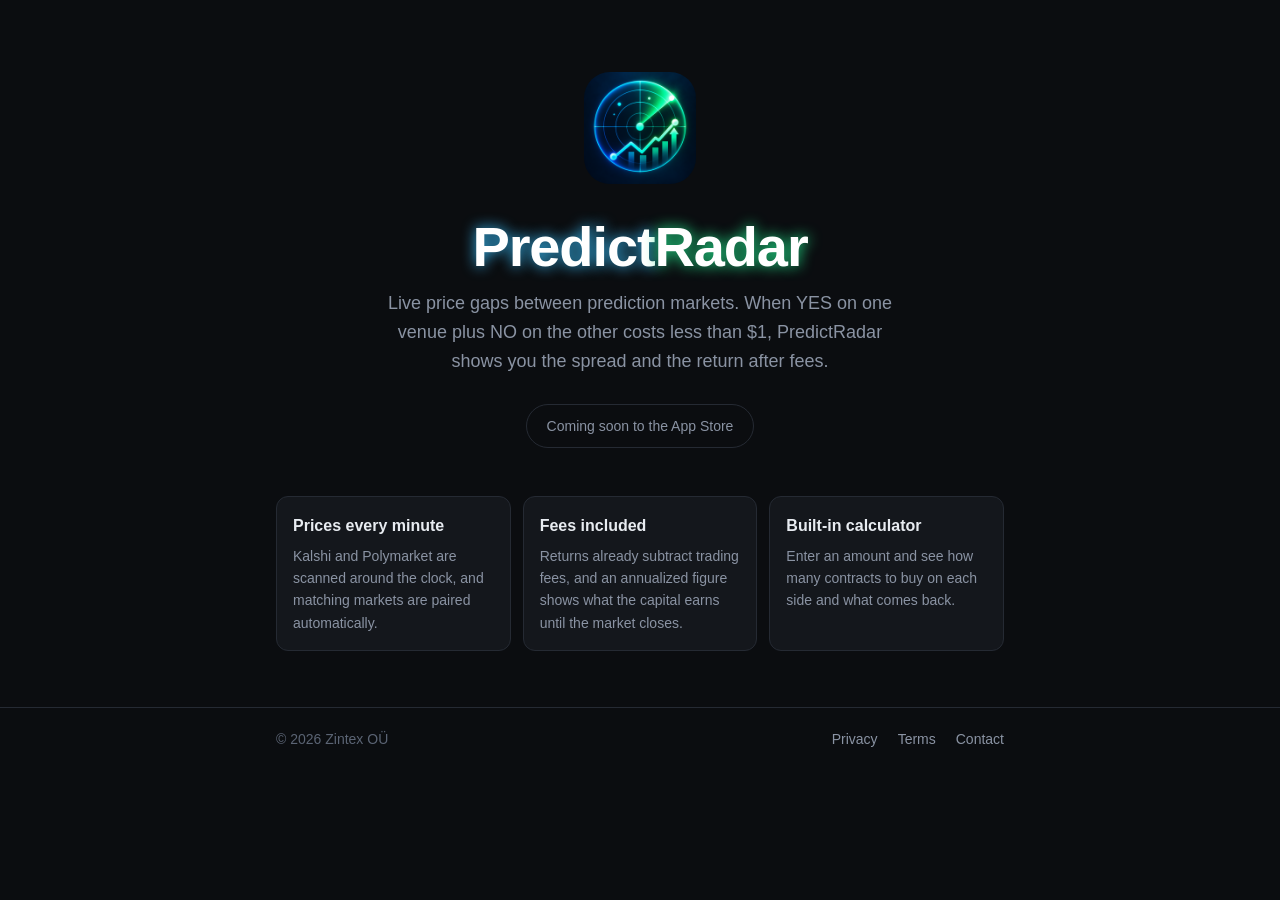
<file: index.html>
<!doctype html>
<html lang="en">
<head>
  <meta charset="utf-8">
  <meta name="viewport" content="width=device-width, initial-scale=1">
  <title>PredictRadar — prediction market price gaps</title>
  <meta name="description" content="PredictRadar watches Kalshi and Polymarket and shows where the same event is priced differently, with the locked-in return after fees.">
  <meta name="theme-color" content="#0b0d10">
  <link rel="icon" type="image/png" href="/favicon.png">
  <link rel="apple-touch-icon" href="/apple-touch-icon.png">
  <link rel="stylesheet" href="/style.css">
</head>
<body>
  <main class="wrap">
    <section class="hero">
      <img src="/logo.png" alt="PredictRadar app icon" width="112" height="112">
      <h1 class="wordmark"><span class="p">Predict</span><span class="r">Radar</span></h1>
      <p class="lead">Live price gaps between prediction markets. When YES on one venue plus NO on the other costs less than $1, PredictRadar shows you the spread and the return after fees.</p>
      <span class="badge">Coming soon to the App Store</span>
    </section>

    <section class="points">
      <div class="point">
        <h3>Prices every minute</h3>
        <p>Kalshi and Polymarket are scanned around the clock, and matching markets are paired automatically.</p>
      </div>
      <div class="point">
        <h3>Fees included</h3>
        <p>Returns already subtract trading fees, and an annualized figure shows what the capital earns until the market closes.</p>
      </div>
      <div class="point">
        <h3>Built-in calculator</h3>
        <p>Enter an amount and see how many contracts to buy on each side and what comes back.</p>
      </div>
    </section>
  </main>

  <footer>
    <div class="wrap">
      <span>© 2026 Zintex OÜ</span>
      <span class="spacer"></span>
      <a href="/privacy/">Privacy</a>
      <a href="/terms/">Terms</a>
      <a href="mailto:info@zintex.dev">Contact</a>
    </div>
  </footer>
</body>
</html>
</file>
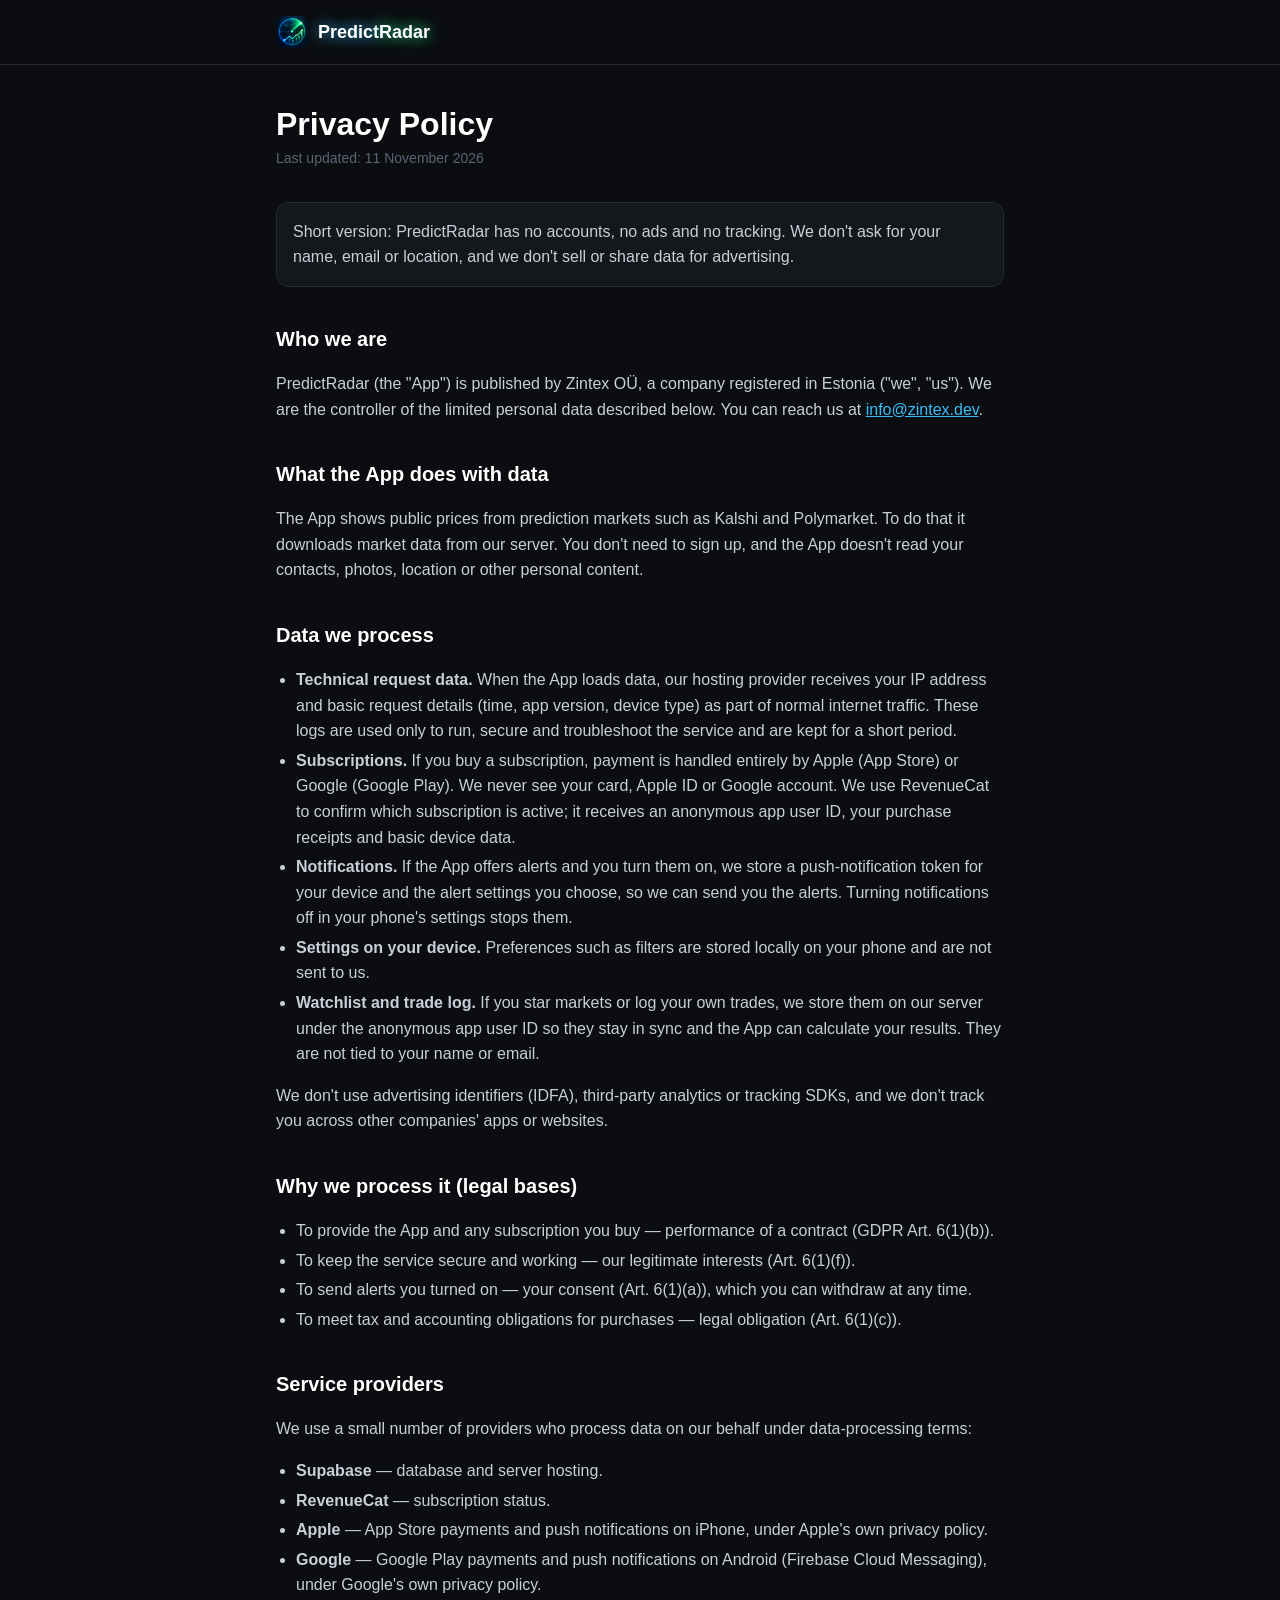
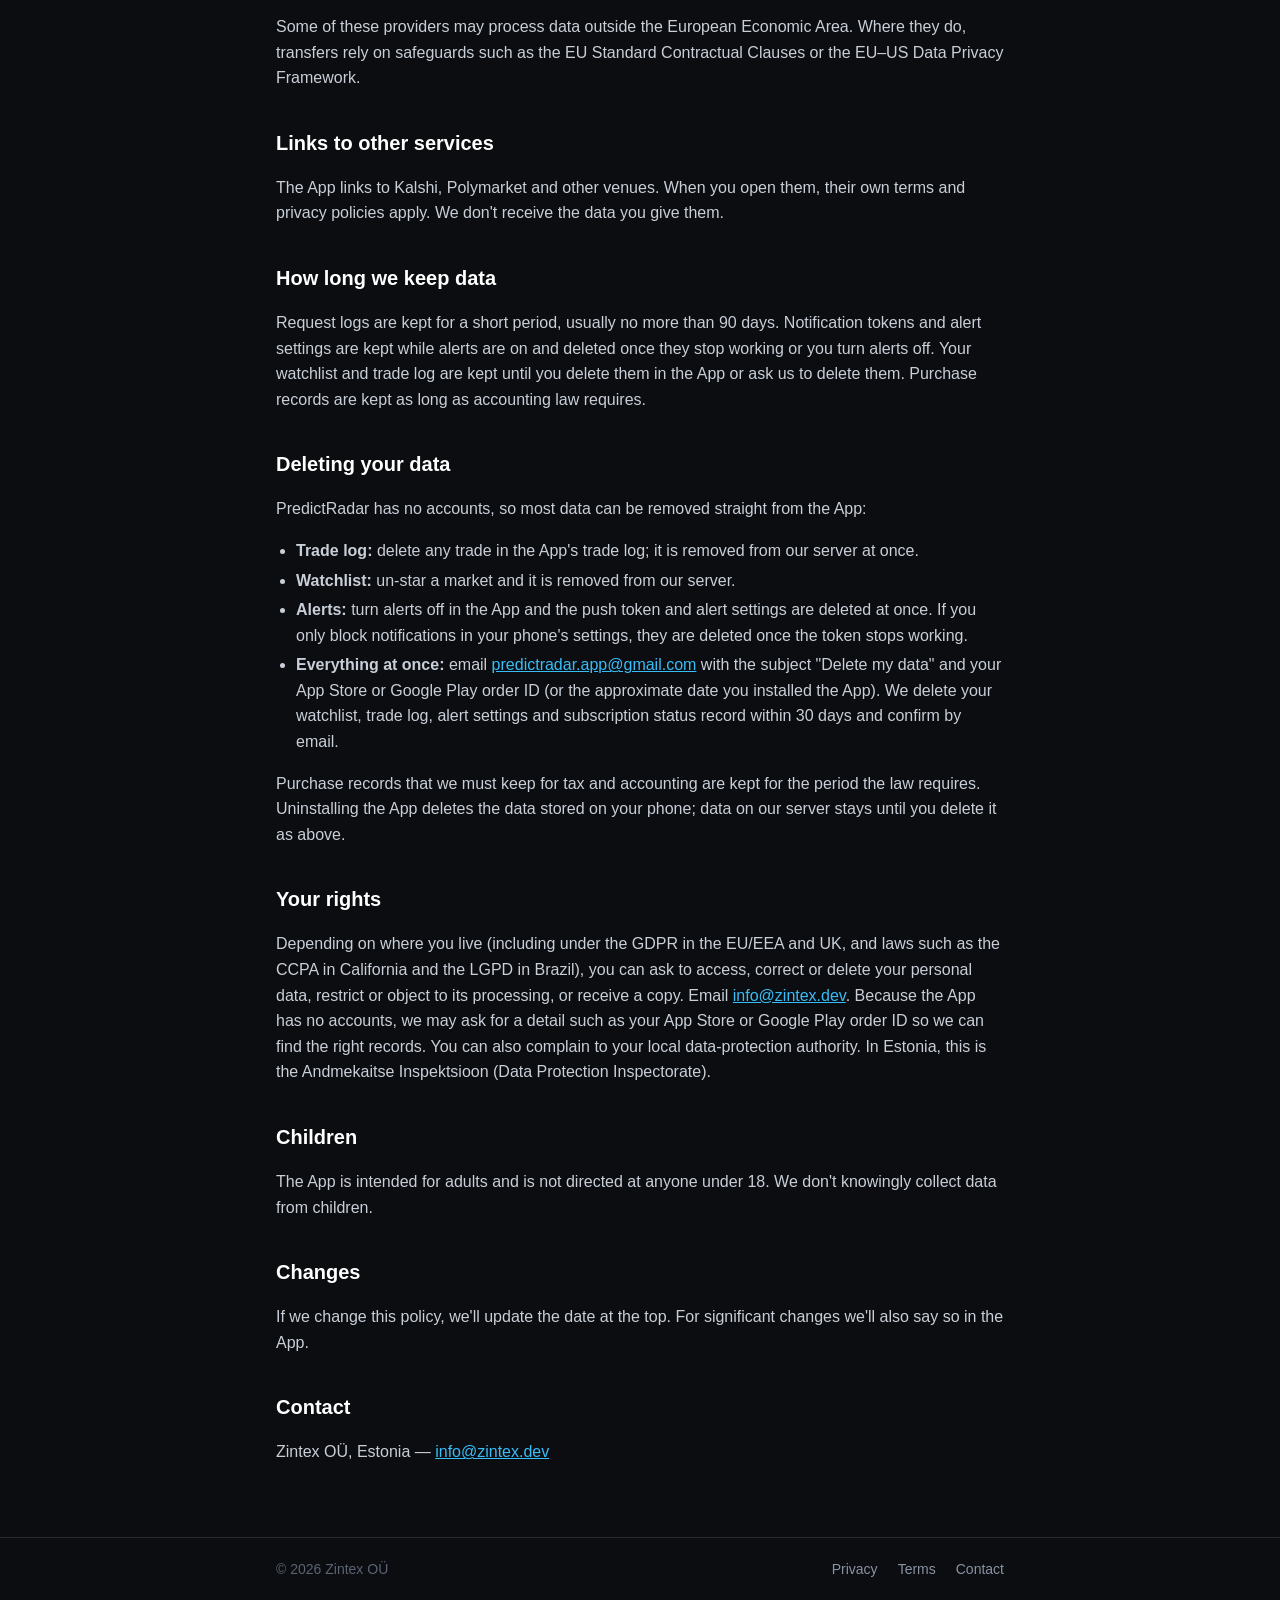
<file: privacy/index.html>
<!doctype html>
<html lang="en">
<head>
  <meta charset="utf-8">
  <meta name="viewport" content="width=device-width, initial-scale=1">
  <title>Privacy Policy — PredictRadar</title>
  <meta name="description" content="How the PredictRadar app handles your data.">
  <meta name="theme-color" content="#0b0d10">
  <link rel="icon" type="image/png" href="/favicon.png">
  <link rel="stylesheet" href="/style.css">
</head>
<body>
  <header class="top">
    <div class="wrap">
      <a class="brand" href="/"><img src="/logo.png" alt=""><span class="wordmark"><span class="p">Predict</span><span class="r">Radar</span></span></a>
    </div>
  </header>

  <main class="wrap">
    <article>
      <h1>Privacy Policy</h1>
      <p class="updated">Last updated: 11 November 2026</p>

      <p class="note">Short version: PredictRadar has no accounts, no ads and no tracking. We don't ask for your name, email or location, and we don't sell or share data for advertising.</p>

      <h2>Who we are</h2>
      <p>PredictRadar (the "App") is published by Zintex OÜ, a company registered in Estonia ("we", "us"). We are the controller of the limited personal data described below. You can reach us at <a href="mailto:info@zintex.dev">info@zintex.dev</a>.</p>

      <h2>What the App does with data</h2>
      <p>The App shows public prices from prediction markets such as Kalshi and Polymarket. To do that it downloads market data from our server. You don't need to sign up, and the App doesn't read your contacts, photos, location or other personal content.</p>

      <h2>Data we process</h2>
      <ul>
        <li><strong>Technical request data.</strong> When the App loads data, our hosting provider receives your IP address and basic request details (time, app version, device type) as part of normal internet traffic. These logs are used only to run, secure and troubleshoot the service and are kept for a short period.</li>
        <li><strong>Subscriptions.</strong> If you buy a subscription, payment is handled entirely by Apple (App Store) or Google (Google Play). We never see your card, Apple ID or Google account. We use RevenueCat to confirm which subscription is active; it receives an anonymous app user ID, your purchase receipts and basic device data.</li>
        <li><strong>Notifications.</strong> If the App offers alerts and you turn them on, we store a push-notification token for your device and the alert settings you choose, so we can send you the alerts. Turning notifications off in your phone's settings stops them.</li>
        <li><strong>Settings on your device.</strong> Preferences such as filters are stored locally on your phone and are not sent to us.</li>
        <li><strong>Watchlist and trade log.</strong> If you star markets or log your own trades, we store them on our server under the anonymous app user ID so they stay in sync and the App can calculate your results. They are not tied to your name or email.</li>
      </ul>
      <p>We don't use advertising identifiers (IDFA), third-party analytics or tracking SDKs, and we don't track you across other companies' apps or websites.</p>

      <h2>Why we process it (legal bases)</h2>
      <ul>
        <li>To provide the App and any subscription you buy — performance of a contract (GDPR Art. 6(1)(b)).</li>
        <li>To keep the service secure and working — our legitimate interests (Art. 6(1)(f)).</li>
        <li>To send alerts you turned on — your consent (Art. 6(1)(a)), which you can withdraw at any time.</li>
        <li>To meet tax and accounting obligations for purchases — legal obligation (Art. 6(1)(c)).</li>
      </ul>

      <h2>Service providers</h2>
      <p>We use a small number of providers who process data on our behalf under data-processing terms:</p>
      <ul>
        <li><strong>Supabase</strong> — database and server hosting.</li>
        <li><strong>RevenueCat</strong> — subscription status.</li>
        <li><strong>Apple</strong> — App Store payments and push notifications on iPhone, under Apple's own privacy policy.</li>
        <li><strong>Google</strong> — Google Play payments and push notifications on Android (Firebase Cloud Messaging), under Google's own privacy policy.</li>
      </ul>
      <p>Some of these providers may process data outside the European Economic Area. Where they do, transfers rely on safeguards such as the EU Standard Contractual Clauses or the EU–US Data Privacy Framework.</p>

      <h2>Links to other services</h2>
      <p>The App links to Kalshi, Polymarket and other venues. When you open them, their own terms and privacy policies apply. We don't receive the data you give them.</p>

      <h2>How long we keep data</h2>
      <p>Request logs are kept for a short period, usually no more than 90 days. Notification tokens and alert settings are kept while alerts are on and deleted once they stop working or you turn alerts off. Your watchlist and trade log are kept until you delete them in the App or ask us to delete them. Purchase records are kept as long as accounting law requires.</p>

      <h2 id="delete">Deleting your data</h2>
      <p>PredictRadar has no accounts, so most data can be removed straight from the App:</p>
      <ul>
        <li><strong>Trade log:</strong> delete any trade in the App's trade log; it is removed from our server at once.</li>
        <li><strong>Watchlist:</strong> un-star a market and it is removed from our server.</li>
        <li><strong>Alerts:</strong> turn alerts off in the App and the push token and alert settings are deleted at once. If you only block notifications in your phone's settings, they are deleted once the token stops working.</li>
        <li><strong>Everything at once:</strong> email <a href="mailto:predictradar.app@gmail.com">predictradar.app@gmail.com</a> with the subject "Delete my data" and your App Store or Google Play order ID (or the approximate date you installed the App). We delete your watchlist, trade log, alert settings and subscription status record within 30 days and confirm by email.</li>
      </ul>
      <p>Purchase records that we must keep for tax and accounting are kept for the period the law requires. Uninstalling the App deletes the data stored on your phone; data on our server stays until you delete it as above.</p>

      <h2>Your rights</h2>
      <p>Depending on where you live (including under the GDPR in the EU/EEA and UK, and laws such as the CCPA in California and the LGPD in Brazil), you can ask to access, correct or delete your personal data, restrict or object to its processing, or receive a copy. Email <a href="mailto:info@zintex.dev">info@zintex.dev</a>. Because the App has no accounts, we may ask for a detail such as your App Store or Google Play order ID so we can find the right records. You can also complain to your local data-protection authority. In Estonia, this is the Andmekaitse Inspektsioon (Data Protection Inspectorate).</p>

      <h2>Children</h2>
      <p>The App is intended for adults and is not directed at anyone under 18. We don't knowingly collect data from children.</p>

      <h2>Changes</h2>
      <p>If we change this policy, we'll update the date at the top. For significant changes we'll also say so in the App.</p>

      <h2>Contact</h2>
      <p>Zintex OÜ, Estonia — <a href="mailto:info@zintex.dev">info@zintex.dev</a></p>
    </article>
  </main>

  <footer>
    <div class="wrap">
      <span>© 2026 Zintex OÜ</span>
      <span class="spacer"></span>
      <a href="/privacy/">Privacy</a>
      <a href="/terms/">Terms</a>
      <a href="mailto:info@zintex.dev">Contact</a>
    </div>
  </footer>
</body>
</html>
</file>
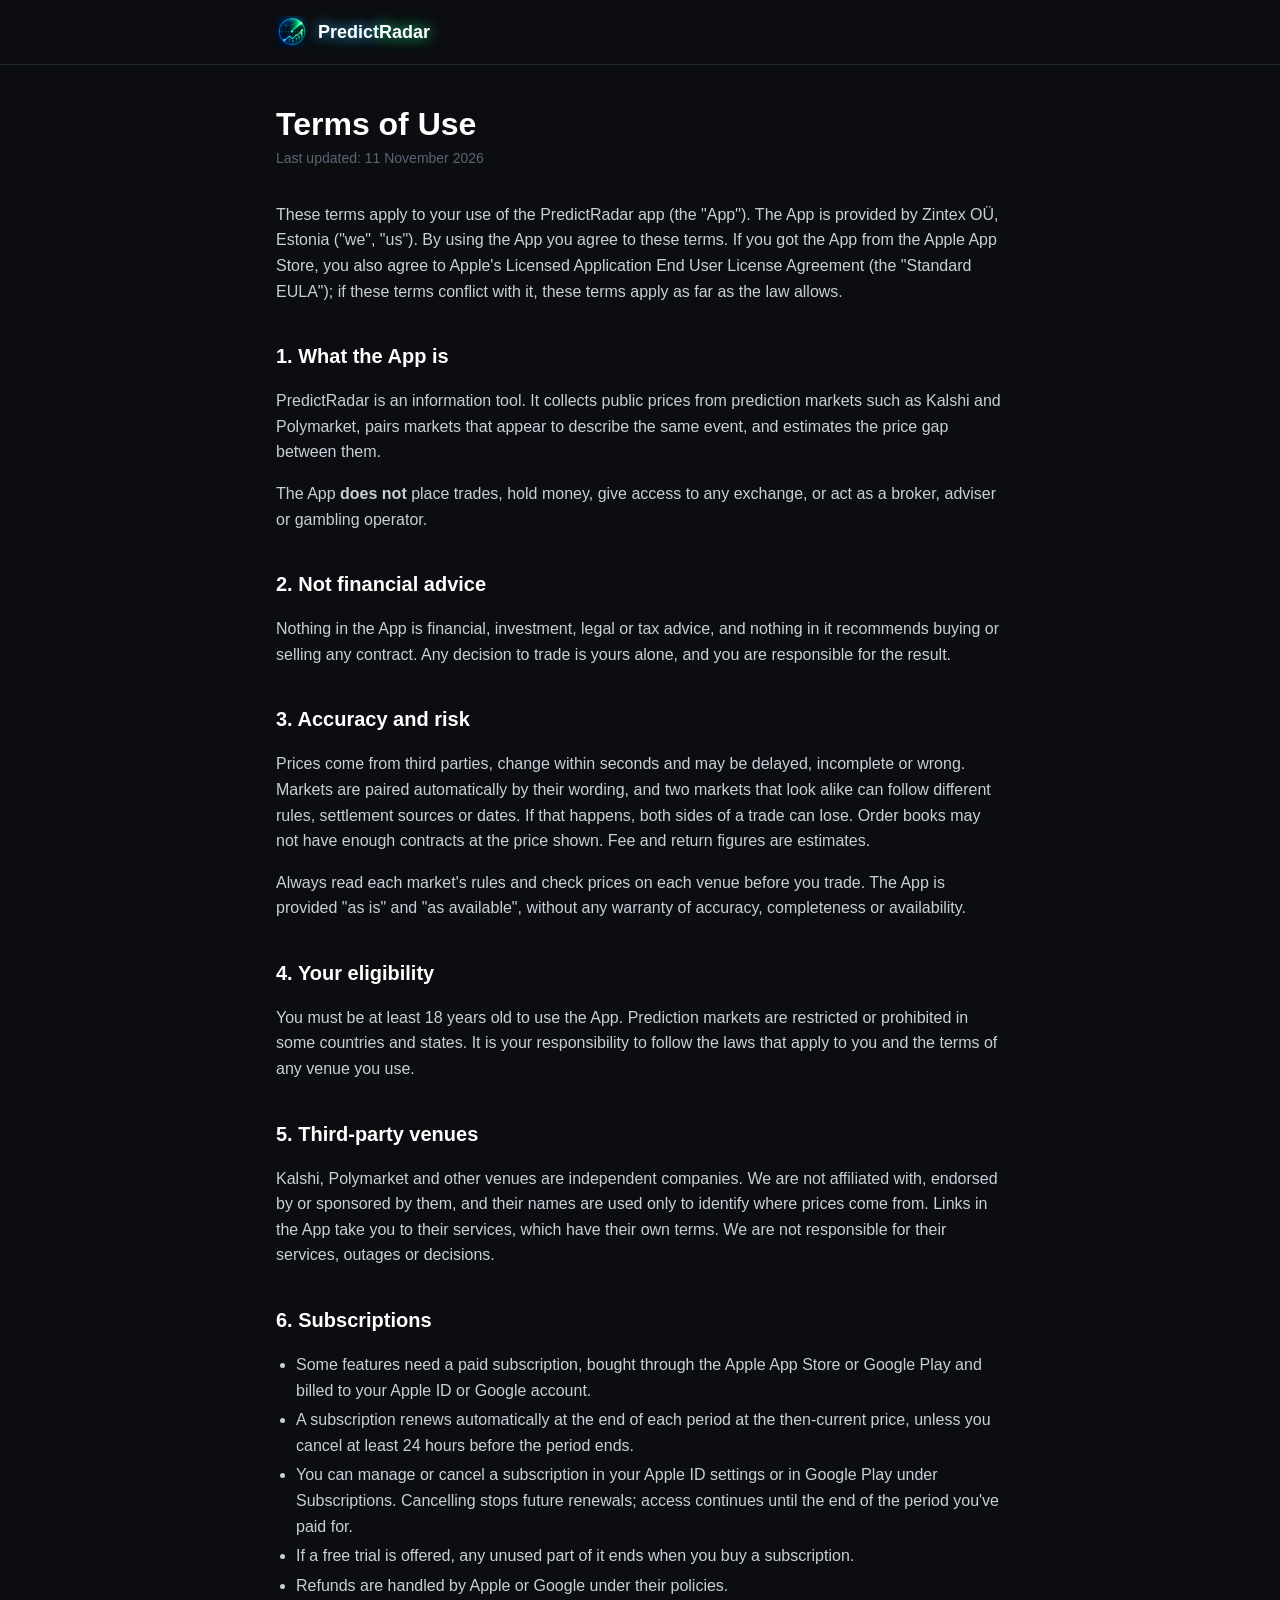
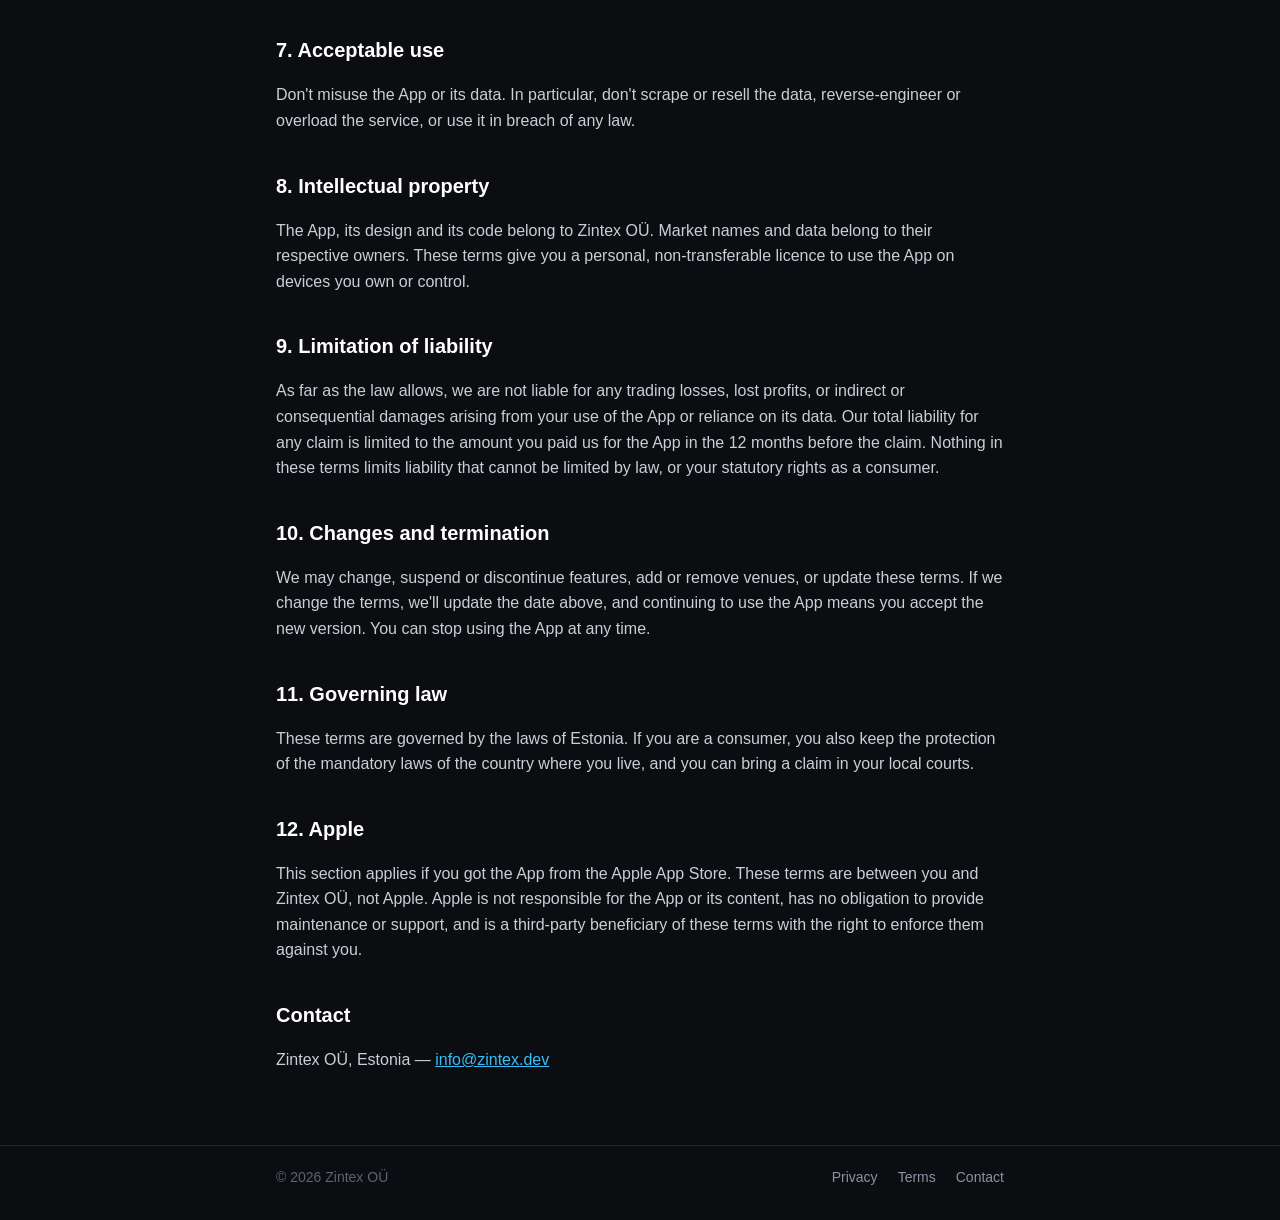
<file: terms/index.html>
<!doctype html>
<html lang="en">
<head>
  <meta charset="utf-8">
  <meta name="viewport" content="width=device-width, initial-scale=1">
  <title>Terms of Use — PredictRadar</title>
  <meta name="description" content="Terms of use for the PredictRadar app.">
  <meta name="theme-color" content="#0b0d10">
  <link rel="icon" type="image/png" href="/favicon.png">
  <link rel="stylesheet" href="/style.css">
</head>
<body>
  <header class="top">
    <div class="wrap">
      <a class="brand" href="/"><img src="/logo.png" alt=""><span class="wordmark"><span class="p">Predict</span><span class="r">Radar</span></span></a>
    </div>
  </header>

  <main class="wrap">
    <article>
      <h1>Terms of Use</h1>
      <p class="updated">Last updated: 11 November 2026</p>

      <p>These terms apply to your use of the PredictRadar app (the "App"). The App is provided by Zintex OÜ, Estonia ("we", "us"). By using the App you agree to these terms. If you got the App from the Apple App Store, you also agree to Apple's Licensed Application End User License Agreement (the "Standard EULA"); if these terms conflict with it, these terms apply as far as the law allows.</p>

      <h2>1. What the App is</h2>
      <p>PredictRadar is an information tool. It collects public prices from prediction markets such as Kalshi and Polymarket, pairs markets that appear to describe the same event, and estimates the price gap between them.</p>
      <p>The App <strong>does not</strong> place trades, hold money, give access to any exchange, or act as a broker, adviser or gambling operator.</p>

      <h2>2. Not financial advice</h2>
      <p>Nothing in the App is financial, investment, legal or tax advice, and nothing in it recommends buying or selling any contract. Any decision to trade is yours alone, and you are responsible for the result.</p>

      <h2>3. Accuracy and risk</h2>
      <p>Prices come from third parties, change within seconds and may be delayed, incomplete or wrong. Markets are paired automatically by their wording, and two markets that look alike can follow different rules, settlement sources or dates. If that happens, both sides of a trade can lose. Order books may not have enough contracts at the price shown. Fee and return figures are estimates.</p>
      <p>Always read each market's rules and check prices on each venue before you trade. The App is provided "as is" and "as available", without any warranty of accuracy, completeness or availability.</p>

      <h2>4. Your eligibility</h2>
      <p>You must be at least 18 years old to use the App. Prediction markets are restricted or prohibited in some countries and states. It is your responsibility to follow the laws that apply to you and the terms of any venue you use.</p>

      <h2>5. Third-party venues</h2>
      <p>Kalshi, Polymarket and other venues are independent companies. We are not affiliated with, endorsed by or sponsored by them, and their names are used only to identify where prices come from. Links in the App take you to their services, which have their own terms. We are not responsible for their services, outages or decisions.</p>

      <h2>6. Subscriptions</h2>
      <ul>
        <li>Some features need a paid subscription, bought through the Apple App Store or Google Play and billed to your Apple ID or Google account.</li>
        <li>A subscription renews automatically at the end of each period at the then-current price, unless you cancel at least 24 hours before the period ends.</li>
        <li>You can manage or cancel a subscription in your Apple ID settings or in Google Play under Subscriptions. Cancelling stops future renewals; access continues until the end of the period you've paid for.</li>
        <li>If a free trial is offered, any unused part of it ends when you buy a subscription.</li>
        <li>Refunds are handled by Apple or Google under their policies.</li>
      </ul>

      <h2>7. Acceptable use</h2>
      <p>Don't misuse the App or its data. In particular, don't scrape or resell the data, reverse-engineer or overload the service, or use it in breach of any law.</p>

      <h2>8. Intellectual property</h2>
      <p>The App, its design and its code belong to Zintex OÜ. Market names and data belong to their respective owners. These terms give you a personal, non-transferable licence to use the App on devices you own or control.</p>

      <h2>9. Limitation of liability</h2>
      <p>As far as the law allows, we are not liable for any trading losses, lost profits, or indirect or consequential damages arising from your use of the App or reliance on its data. Our total liability for any claim is limited to the amount you paid us for the App in the 12 months before the claim. Nothing in these terms limits liability that cannot be limited by law, or your statutory rights as a consumer.</p>

      <h2>10. Changes and termination</h2>
      <p>We may change, suspend or discontinue features, add or remove venues, or update these terms. If we change the terms, we'll update the date above, and continuing to use the App means you accept the new version. You can stop using the App at any time.</p>

      <h2>11. Governing law</h2>
      <p>These terms are governed by the laws of Estonia. If you are a consumer, you also keep the protection of the mandatory laws of the country where you live, and you can bring a claim in your local courts.</p>

      <h2>12. Apple</h2>
      <p>This section applies if you got the App from the Apple App Store. These terms are between you and Zintex OÜ, not Apple. Apple is not responsible for the App or its content, has no obligation to provide maintenance or support, and is a third-party beneficiary of these terms with the right to enforce them against you.</p>

      <h2>Contact</h2>
      <p>Zintex OÜ, Estonia — <a href="mailto:info@zintex.dev">info@zintex.dev</a></p>
    </article>
  </main>

  <footer>
    <div class="wrap">
      <span>© 2026 Zintex OÜ</span>
      <span class="spacer"></span>
      <a href="/privacy/">Privacy</a>
      <a href="/terms/">Terms</a>
      <a href="mailto:info@zintex.dev">Contact</a>
    </div>
  </footer>
</body>
</html>
</file>
<file: style.css>
:root {
  --bg: #0b0d10;
  --surface: #14171c;
  --border: #252a33;
  --text: #e8ecf1;
  --dim: #8a93a3;
  --faint: #5b6474;
  --blue: #38bdf8;
  --green: #22e58b;
}
* { box-sizing: border-box; }
html { -webkit-text-size-adjust: 100%; }
body {
  margin: 0;
  background: var(--bg);
  color: var(--text);
  font: 16px/1.6 -apple-system, BlinkMacSystemFont, "Segoe UI", Roboto, Helvetica, Arial, sans-serif;
}
a { color: var(--blue); }
.wrap { max-width: 760px; margin: 0 auto; padding: 0 16px; }

header.top { border-bottom: 1px solid var(--border); }
header.top .wrap { display: flex; align-items: center; gap: 12px; height: 64px; }
header.top a.brand { display: flex; align-items: center; gap: 10px; text-decoration: none; color: #fff; font-weight: 800; font-size: 18px; }
header.top img { width: 32px; height: 32px; border-radius: 8px; }

.wordmark .p { text-shadow: 0 0 14px var(--blue); }
.wordmark .r { text-shadow: 0 0 14px var(--green); }

/* landing */
.hero { text-align: center; padding: 72px 0 48px; }
.hero img { width: 112px; height: 112px; border-radius: 26px; }
.hero h1 { font-size: clamp(36px, 9vw, 56px); line-height: 1.1; margin: 24px 0 12px; color: #fff; letter-spacing: -0.02em; }
.hero p.lead { color: var(--dim); font-size: 18px; max-width: 520px; margin: 0 auto; }
.badge { display: inline-block; margin-top: 28px; padding: 10px 20px; border-radius: 999px; border: 1px solid var(--border); color: var(--dim); font-size: 14px; }
.points { display: grid; gap: 12px; grid-template-columns: repeat(auto-fit, minmax(210px, 1fr)); padding-bottom: 56px; }
.point { background: var(--surface); border: 1px solid var(--border); border-radius: 12px; padding: 16px; }
.point h3 { margin: 0 0 6px; font-size: 16px; }
.point p { margin: 0; color: var(--dim); font-size: 14px; }

/* legal */
article { padding: 40px 0 56px; }
article h1 { font-size: 32px; line-height: 1.2; margin: 0 0 4px; color: #fff; }
article .updated { color: var(--faint); font-size: 14px; margin: 0 0 32px; }
article h2 { font-size: 20px; margin: 36px 0 8px; color: #fff; }
article p, article li { color: #c9cfd8; }
article ul { padding-left: 20px; }
article li { margin: 4px 0; }
.note { background: var(--surface); border: 1px solid var(--border); border-radius: 12px; padding: 16px; }

footer { border-top: 1px solid var(--border); color: var(--faint); font-size: 14px; }
footer .wrap { display: flex; flex-wrap: wrap; gap: 8px 20px; padding-top: 20px; padding-bottom: 32px; }
footer a { color: var(--dim); text-decoration: none; }
footer a:hover { color: var(--text); }
footer .spacer { flex: 1; }
</file>
